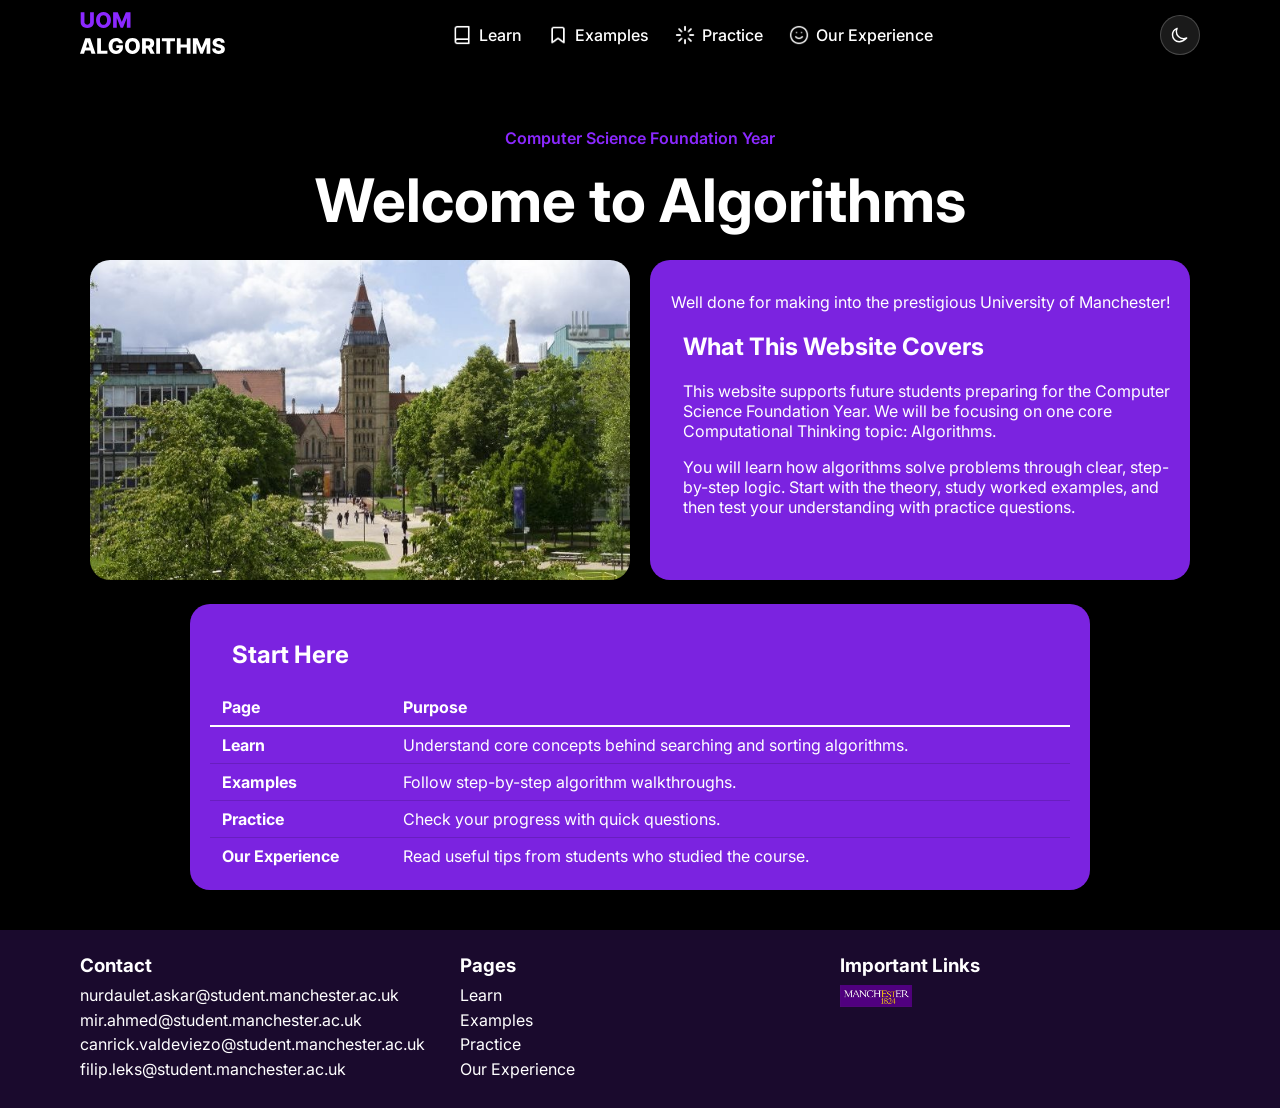
<file: index.html>
<!DOCTYPE html>
<html lang="en">
<head>
    <meta charset="UTF-8">
    <meta name="viewport" content="width=device-width, initial-scale=1.0">
    <title>Compsci10 - Main</title>
    <link rel="stylesheet" href="styles/style.css">
    <link href="https://fonts.googleapis.com/css2?family=Inter:wght@300;400;500;700;900&display=swap" rel="stylesheet">
    <link rel="icon" type="image/svg+xml" href="photos/UoM.svg">
</head>
<body>
    <nav class="navbar">
        <div class="nav-left">
            <a href="/index">
                <img class="brand-logo" src="photos/brand-logo.svg" data-icon-dark="photos/brand-logo.svg" data-icon-light="photos/brand-logo Ligth.svg" alt="Home">
            </a>
        </div>

        <div class="nav-links">
            <a href="/Learn">
                <img src="photos/BookDark.png" data-icon-dark="photos/BookDark.png" data-icon-light="photos/BookLight.png" alt="Learn">
                <div class="learn-class">Learn</div>
            </a>
            <a href="/Examples">
                <img src="photos/BookmarkDark.png" data-icon-dark="photos/BookmarkDark.png" data-icon-light="photos/BookmarkLight.png" alt="Examples">
                <div class="examples-class">Examples</div>
            </a>
            <a href="/Practice">
                <img src="photos/LoaderDark.png" data-icon-dark="photos/LoaderDark.png" data-icon-light="photos/LoaderLight.png" alt="Practice">
                <div class="practice-class">Practice</div>
            </a>
            <a href="/Our-Experience">
                <img src="photos/SmileDark.png" data-icon-dark="photos/SmileDark.png" data-icon-light="photos/SmileLigt.png" alt="Our Experience">
                <div class="experience-class">Our Experience</div>
            </a>
        </div>

        <button class="theme-toggle" type="button" aria-label="Toggle light and dark mode">
            <svg class="icon-moon" viewBox="0 0 24 24" fill="none" xmlns="http://www.w3.org/2000/svg" aria-hidden="true">
                <path d="M20 15.5C18.8 16.1 17.5 16.4 16.2 16.4C11.5 16.4 7.6 12.5 7.6 7.8C7.6 6.5 7.9 5.2 8.5 4C5.2 5.3 3 8.4 3 12C3 16.4 6.6 20 11 20C14.6 20 17.7 17.8 20 15.5Z" stroke="currentColor" stroke-width="1.7" stroke-linecap="round" stroke-linejoin="round"/>
            </svg>
            <svg class="icon-sun" viewBox="0 0 24 24" fill="none" xmlns="http://www.w3.org/2000/svg" aria-hidden="true">
                <circle cx="12" cy="12" r="4" stroke="currentColor" stroke-width="1.7"/>
                <path d="M12 3V5.5M12 18.5V21M3 12H5.5M18.5 12H21M5.6 5.6L7.4 7.4M16.6 16.6L18.4 18.4M18.4 5.6L16.6 7.4M7.4 16.6L5.6 18.4" stroke="currentColor" stroke-width="1.7" stroke-linecap="round"/>
            </svg>
        </button>
    </nav>

    <section class="hero">
        <p class="subtitle">Computer Science Foundation Year</p>
        <h1>Welcome to Algorithms</h1>

        <section class="home-intro-row">
            <div class="home-banner-wrap">
                <img class="home-banner-image" src="photos/Cs-banner-v2.jpg" alt="Image of university of manchester campus">
            </div>

            <section class="learn-description home-cover-box">
                <p>Well done for making into the prestigious University of Manchester!</p>
                <h2>What This Website Covers</h2>
                <p class="left-text">
                    This website supports future students preparing for the Computer Science Foundation Year.
                    We will be focusing on one core Computational Thinking topic: Algorithms.
                </p>
                <p class="left-text">
                    You will learn how algorithms solve problems through clear, step-by-step logic.
                    Start with the theory, study worked examples, and then test your understanding with practice questions.
                </p>
            </section>
        </section>

        <div class="card comparison-card">
            <h2>Start Here</h2>
            <table>
                <thead>
                    <tr>
                        <th>Page</th>
                        <th>Purpose</th>
                    </tr>
                </thead>
                <tbody>
                    <tr>
                        <td><a href="Learn.html">Learn</a></td>
                        <td>Understand core concepts behind searching and sorting algorithms.</td>
                    </tr>
                    <tr>
                        <td><a href="Examples.html">Examples</a></td>
                        <td>Follow step-by-step algorithm walkthroughs.</td>
                    </tr>
                    <tr>
                        <td><a href="Practice.html">Practice</a></td>
                        <td>Check your progress with quick questions.</td>
                    </tr>
                    <tr>
                        <td><a href="Our-Experience.html">Our Experience</a></td>
                        <td>Read useful tips from students who studied the course.</td>
                    </tr>
                </tbody>
            </table>
        </div>
    </section>

    <footer class="footer">
        <div class="footer-column">

            <h3>Contact</h3>
            <a href="mailto:nurdaulet.askar@student.manchester.ac.uk">nurdaulet.askar@student.manchester.ac.uk</a>
            <a href="mailto:mir.ahmed@student.manchester.ac.uk">mir.ahmed@student.manchester.ac.uk</a>
            <a href="mailto:canrick.valdeviezo@student.manchester.ac.uk">canrick.valdeviezo@student.manchester.ac.uk</a>
            <a href="mailto:filip.leks@student.manchester.ac.uk">filip.leks@student.manchester.ac.uk</a>
        </div>

        <div class="footer-column">
            <h3>Pages</h3>
            <a href="Learn.html">Learn</a>
            <a href="Examples.html">Examples</a>
            <a href="Practice.html">Practice</a>
            <a href="Our-Experience.html">Our Experience</a>
        </div>

        <div class="footer-column">
            <h3>Important Links</h3>
            <a href="https://www.manchester.ac.uk/study/undergraduate/courses/2026/12952/bsc-computer-science-with-an-integrated-foundation-year/" target="_blank" ><img src="photos\UodM.png" alt="University of Manchester" style="height: 20%; width: 20%;"></a>
        </div>
    </footer>
    <script src="scripts/theme-toggle.js"></script>
</body>
</html>
</file>
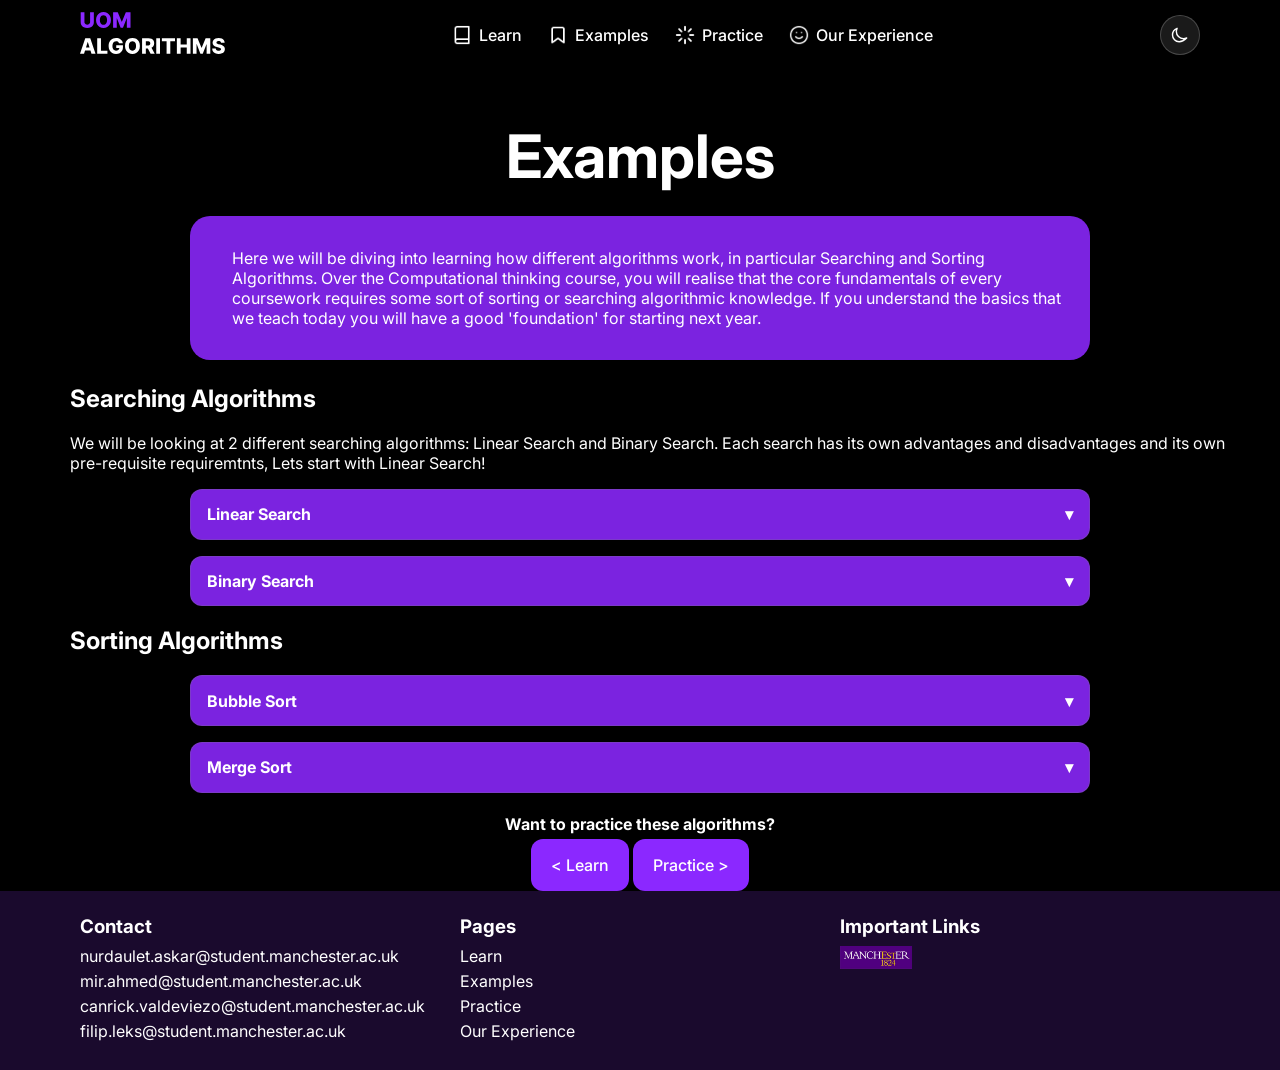
<file: Examples.html>
<!DOCTYPE html>
<html lang="en">
<head>
    <meta charset="UTF-8">
    <meta name="viewport" content="width=device-width, initial-scale=1.0">
    <title>Compsci10 - Examples</title>
    <link rel="stylesheet" href="styles/style.css">
    <link href="https://fonts.googleapis.com/css2?family=Inter:wght@300;400;500;700;900&display=swap" rel="stylesheet">
    <link rel="icon" type="image/svg+xml" href="photos/UoM.svg">
</head>
<body>

    <nav class="navbar">
        <div class="nav-left">
            <a href="/index">
                <img class="brand-logo" src="photos/brand-logo.svg" data-icon-dark="photos/brand-logo.svg" data-icon-light="photos/brand-logo Ligth.svg" alt="Home">
            </a>
        </div>

        <div class="nav-links">
            <a href="/Learn">
                <img src="photos/BookDark.png" data-icon-dark="photos/BookDark.png" data-icon-light="photos/BookLight.png" alt="Learn">
                <div class="learn-class">Learn</div>
            </a>
            <a href="/Examples">
                <img src="photos/BookmarkDark.png" data-icon-dark="photos/BookmarkDark.png" data-icon-light="photos/BookmarkLight.png" alt="Examples">
                <div class="examples-class">Examples</div>
            </a>
            <a href="/Practice">
                <img src="photos/LoaderDark.png" data-icon-dark="photos/LoaderDark.png" data-icon-light="photos/LoaderLight.png" alt="Practice">
                <div class="practice-class">Practice</div>
            </a>
            <a href="/Our-Experience">
                <img src="photos/SmileDark.png" data-icon-dark="photos/SmileDark.png" data-icon-light="photos/SmileLigt.png" alt="Our Experience">
                <div class="experience-class">Our Experience</div>
            </a>
        </div>

        <button class="theme-toggle" type="button" aria-label="Toggle light and dark mode">
            <svg class="icon-moon" viewBox="0 0 24 24" fill="none" xmlns="http://www.w3.org/2000/svg" aria-hidden="true">
                <path d="M20 15.5C18.8 16.1 17.5 16.4 16.2 16.4C11.5 16.4 7.6 12.5 7.6 7.8C7.6 6.5 7.9 5.2 8.5 4C5.2 5.3 3 8.4 3 12C3 16.4 6.6 20 11 20C14.6 20 17.7 17.8 20 15.5Z" stroke="currentColor" stroke-width="1.7" stroke-linecap="round" stroke-linejoin="round"/>
            </svg>
            <svg class="icon-sun" viewBox="0 0 24 24" fill="none" xmlns="http://www.w3.org/2000/svg" aria-hidden="true">
                <circle cx="12" cy="12" r="4" stroke="currentColor" stroke-width="1.7"/>
                <path d="M12 3V5.5M12 18.5V21M3 12H5.5M18.5 12H21M5.6 5.6L7.4 7.4M16.6 16.6L18.4 18.4M18.4 5.6L16.6 7.4M7.4 16.6L5.6 18.4" stroke="currentColor" stroke-width="1.7" stroke-linecap="round"/>
            </svg>
        </button>
    </nav>

    <section class="hero">
        <h1>Examples</h1>

        <section class="learn-description">
            <p class="left-text">
                Here we will be diving into learning how different algorithms work, in particular Searching and Sorting Algorithms. Over the Computational thinking course, you will realise that the core fundamentals of every coursework requires some sort of sorting or searching algorithmic knowledge. If you understand the basics that we teach today you will have a good 'foundation' for starting next year.
            </p>
        </section>

        
        <h2>Searching Algorithms</h2>
        <p class="left-text">
            We will be looking at 2 different searching algorithms: Linear Search and Binary Search. Each search has its own advantages and disadvantages and its own pre-requisite requiremtnts, Lets start with Linear Search!
        </p>
        <details class="algo-dropdown">        
            <summary>Linear Search</summary>
            <p class="left-text">
                Linear Search is one of the simplest searching algorithms. It works by checking each element in a list until it finds the target value or reaches the end of the list. Lets go through an example!
            </p>

            <div class="step">
                <strong>Say your given a list of numbers and a target value:</strong>
            </div>
            <p style="text-align: center; font-weight: bold; ">[5, 2, 8, 1, 9]</p>
            <p style="text-align: center; font-weight: bold; ">Target: 8</p>

            <div class="step">
                <strong>Step 1:</strong> Start from the first element at index 0 and compare it with the target value
            </div>
            <p style="text-align: center; font-weight: bold; ">[<span style="color: red;">5</span>, 2, 8, 1, 9]</p>
            <p>Is 5 = 8? No.</p>


            <div class="step">
                <strong>Step 3:</strong> Move to the next element at index 1 and compare it with the target value
            </div>
            <p style="text-align: center; font-weight: bold; ">[5, <span style="color: red;">2</span>, 8, 1, 9]</p>
            <p>Is 2 = 8? No.</p>

            <div class="step">
                <strong>Step 4:</strong> Move to the next element at index 2 and compare it with the target value
            </div>
            <p style="text-align: center; font-weight: bold; ">[5, 2, <span style="color: red;">8</span>, 1, 9]</p>
            <p>Is 8 = 8? <span style="font-weight: bold; color: green;">Yes!</span></p>
            <p class="left-text">
                So we found our target value at index 2 after only 3 comparisons! not bad but lets look at a bigger list and see how it performs.
            </p>

            <div class="step">
                <strong style="color: red;">Say your given a large list of numbers and a target value:</strong>
            </div>
            <table style="font-weight: bold;margin-left: auto; margin-right: auto;">
                <tr>
                    <td>[1, 2, 4, 8, 3, 83, 2, 3, 94, 9, 22, 84, 93, 3</td>
                </tr>
                <tr>
                    <td>89, 3, 2, 1, 38, 4, 30, 4, 2, 3, 5, 34, 23, 2</td>
                </tr>
                <tr>
                    <td>54, 4, 54, 2, 32, 5, 6, 34,..., 23, 3, 2, 1, 99, 3]</td>
                </tr>
            </table>
            <p style="text-align: center; font-weight: bold; ">Target: 99</p>
            <p class="left-text">
                In this example we can see that if you were to use linear search, you would have to check every single element in the list until you find the target value at the very end, proving why it is very inefficient for large lists. This is where Binary Search comes in!
            </p>
        </details>
        <details class="algo-dropdown open" >
            <summary>Binary Search</summary>
            <p class="left-text">
                Binary Search is a more efficient searching algorithm that works <strong>only</strong> on sorted lists. It repeatedly divides the search interval in half until it finds the target value or determines that it is not present. Lets go through an example!
            </p>
            <div class="step">
                <strong>Say your given a sorted list of numbers and a target value:</strong>
            </div>
            <p style="text-align: center; font-weight: bold; ">[1, 2, 3, 4, 5, 6, 7, 8, 9, 10]</p>
            <p style="text-align: center; font-weight: bold; ">Target: 7</p>
            <div class="step">
                <strong>Step 1:</strong> Start with two pointers, one at the beginning of the list and one at the end of the list. Use these to determine the middle element of the list and compare it with the target value
            </div>
            <p style="text-align: center; font-weight: bold; ">[<span style="color: red;">1</span>, 2, 3, 4, <span style="color: rgb(33, 194, 248);">5</span>, 6, 7, 8, 9, <span style="color: red;">10</span>]</p>
            <p>since there are 10 elements and 9 indexes, the middle element is at index 4 or element 5, which is 5.</p>
            <p>Is the target value 7 less than, greater than, or equal to the middle element (5)?</p>
            <p>7 is greater than 5.</p>
        
            <div class="step">
                <strong>Step 2:</strong> Since 7 is greater than 5, we can eliminate the left half of the list and move the left pointer to the middle element + 1
            </div>
            <p style="text-align: center; font-weight: bold; ">[<span style="color: red;">6</span>, 7, <span style="color: rgb(33, 194, 248);">8</span>, 9, <span style="color: red;">10</span>]</p>
            <p>Is the target value 7 less than, greater than, or equal to the middle element (8)? </p>
            <p>7 is less than 8.</p>
        
            <div class="step">
                <strong>Step 3:</strong> Since 7 is less than 8, we can eliminate the right half of the list and move the right pointer to the middle element - 1
            </div>
            <p style="text-align: center; font-weight: bold;">[<span style="color: red;">6</span>, <span style="color: rgb(33, 194, 248);">7</span>]</p>
            </p>
            <p>Is the target value 7 less than, greater than, or equal to the middle element (7)? 7 is equal to 7 therefore we eliminate the left half of the list and found our target!.</p>
            <p class="left-text">
                So we found our target value at index 6 after only 3 comparisons! This is much more efficient than linear search for large sorted lists.
            </p>
        </details>

        <h2>Sorting Algorithms</h2>
        <details class="algo-dropdown open">
            <summary>Bubble Sort</summary>
            <p class="left-text">
                Bubble Sort is a simple sorting algorithm that repeatedly steps through a list, compares adjacent elements and swaps them if they are in the wrong order. The pass through the list is repeated <strong>until</strong> the list is sorted.
            </p>

            <div class="step">
                <strong>Say your given an unsorted list of numbers and you are asked to sort them in ascending order :</strong>
            </div>
            <p style="text-align: center; font-weight: bold; ">[3, 23, 9, 1, 8]</p>

            <div class="step">
                <strong>Step 1:</strong> Start from the first element at index 0 and compare it with the adjacent element at index 1. If the current element is greater than the adjacent element, swap them.
            </div>
            <p style="text-align: center; font-weight: bold; ">[<span style="color: red;">3</span>, <span style="color: rgb(33, 194, 248);">23</span>, 9, 1, 8]</p>
            <p>Is 3 > 23?</p>
             <p>No. leave it as is.</p>


            <div class="step">
                <strong>Step 3:</strong> Move to the next element at index 1 and compare it with the adjacent index (2). If the current element is greater than the adjacent element, swap them.
            </div>
            <p style="text-align: center; font-weight: bold; ">[3, <span style="color: red;">23</span>, <span style="color: rgb(33, 194, 248);">9</span>, 1, 8]</p>
            <p>Is 23 > 1?</p>
            <p>Yes. Swap them.</p>
            <p style="text-align: center; font-weight: bold; ">[3, 9, 23, 1, 8]</p>
            

            <div class="step">
                <strong>Step 4:</strong> now compare the element at index 2 with the adjacent element at index 3. If the current element is greater than the adjacent element, swap them.
            </div>
            <p style="text-align: center; font-weight: bold; ">[3, 9, <span style="color: red;">23</span>, <span style="color: rgb(33, 194, 248);">1</span>, 8]</p>
            <p>Is 23 > 1?</p>
            <p>Yes. Swap them.</p>
            <p style="text-align: center; font-weight: bold; ">[3, 9, 1, 23, 8]</p>

            <div class="step">
                <strong>Step 5:</strong> now compare the element at index 3 with the adjacent element at index 4. If the current element is greater than the adjacent element, swap them.
            </div>
            <p style="text-align: center; font-weight: bold; ">[3, 9, 1, <span style="color: red;">23</span>, <span style="color: rgb(33, 194, 248);">8</span>]</p>
            <p>Is 23 > 8?</p>
            <p>Yes. Swap them.</p>
            <p style="text-align: center; font-weight: bold; ">[3, 9, 1, 8, 23]</p>

            <div class="step">
                <strong>We have completed the first pass through the list and the largest element (23) is now at the end of the list. We repeat this process for the remaining unsorted portion of the list until it is fully sorted.</strong>
            </div>
            <p>Second Pass:</p>
            <p style="text-align: center; font-weight: bold; ">[3, 9, 1, 8, 23]</p>
            <p style="text-align: center; font-weight: bold; ">[3, 1, 9, 8, 23]</p>
            <p style="text-align: center; font-weight: bold; ">[3, 1, 8, 9, 23]</p>
            <p>Third Pass:</p>
            <p style="text-align: center; font-weight: bold; ">[1, 3, 8, 9, 23]</p>
        </details>

        <details class="algo-dropdown open">
            <summary>Merge Sort</summary>
            <p class="left-text">
                Merge Sort is a divide-and-conquer algorithm that divides the input array into two halves, calls itself for the two halves, and then merges the two sorted halves.
            </p>

            <div class="step">
                <strong>Say your given an unsorted list of numbers and you are asked to sort them in ascending order :</strong>
            </div>
            <p style="text-align: center; font-weight: bold; ">[3, 23, 9, 10, 5, 1, 8, 12]</p>

            <div class="step">
                <strong>Step 1:</strong> We divide the list into two halves until we have sublists of single elements. 
                
            </div>
            <p>So we divide the list into [3, 23, 9, 10] and [5, 1, 8, 12]. We then divide those lists into [3], [23], [9], [10] and [5], [1], [8], [12].</p>
            <p style="text-align: center; font-weight: bold; ">[3, 23, 9, 10, 5, 1, 8, 12]</p>
            <p style="text-align: center; font-weight: bold; ">[3, 23, 9, 10] [5, 1, 8, 12]</p>
            <p style="text-align: center; font-weight: bold; ">{ [3], [23] } { [9], [10] } , { [5], [1] } { [8], [12] }</p>


            <div class="step">
                <strong>Step 3:</strong> Now in each pair, sort  the two elements and merge with the adjacent sorted pair and repeat until we have a single sorted list.
            </div>
            <p>So we compare 3 and 23, add 3 to the merged list, then compare 23 and 9, add 9 to the merged list, then compare 23 and 10, add 10 to the merged list, then add 23 to the merged list. We do the same for the other half of the list and then merge those two sorted halves together.</p>
            <p style="text-align: center; font-weight: bold; ">{ [3], [23] } { [9], [10] } , { [1], [5] } { [8], [12] }</p>
            <p style="text-align: center; font-weight: bold; ">{ [3, 9, 10, 23] }, { [1, 5, 8, 12] }</p>
            <p style="text-align: center; font-weight: bold; ">[1, 3, 5, 8, 9, 10, 12, 23]</p>

            <div class="step"> 
                <strong>Merge Sort is more efficient than Bubble Sort for larger lists, with a time complexity of O(n log n) compared to O(n^2) for Bubble Sort.</strong>
            </div>
        </details>
        <div class="learn-box">
            <h4>Want to practice these algorithms?</h4>
            <a href="Learn.html" class="learn-button"> < Learn</a>
            <a href="Practice.html" class="learn-button"> Practice > </a>
        </div>
    </section>

    <footer class="footer">
        <div class="footer-column">

            <h3>Contact</h3>
            <a href="mailto:nurdaulet.askar@student.manchester.ac.uk">nurdaulet.askar@student.manchester.ac.uk</a>
            <a href="mailto:mir.ahmed@student.manchester.ac.uk">mir.ahmed@student.manchester.ac.uk</a>
            <a href="mailto:canrick.valdeviezo@student.manchester.ac.uk">canrick.valdeviezo@student.manchester.ac.uk</a>
            <a href="mailto:filip.leks@student.manchester.ac.uk">filip.leks@student.manchester.ac.uk</a>
        </div>

        <div class="footer-column">
            <h3>Pages</h3>
            <a href="Learn.html">Learn</a>
            <a href="Examples.html">Examples</a>
            <a href="Practice.html">Practice</a>
            <a href="Our-Experience.html">Our Experience</a>
        </div>

        <div class="footer-column">
            <h3>Important Links</h3>
            <a href="https://www.manchester.ac.uk/study/undergraduate/courses/2026/12952/bsc-computer-science-with-an-integrated-foundation-year/" target="_blank" ><img src="photos\UodM.png" alt="University of Manchester" style="height: 20%; width: 20%;"></a>
        </div>
    </footer>
    <script src="scripts/theme-toggle.js"></script>
</body>
</html>
</file>
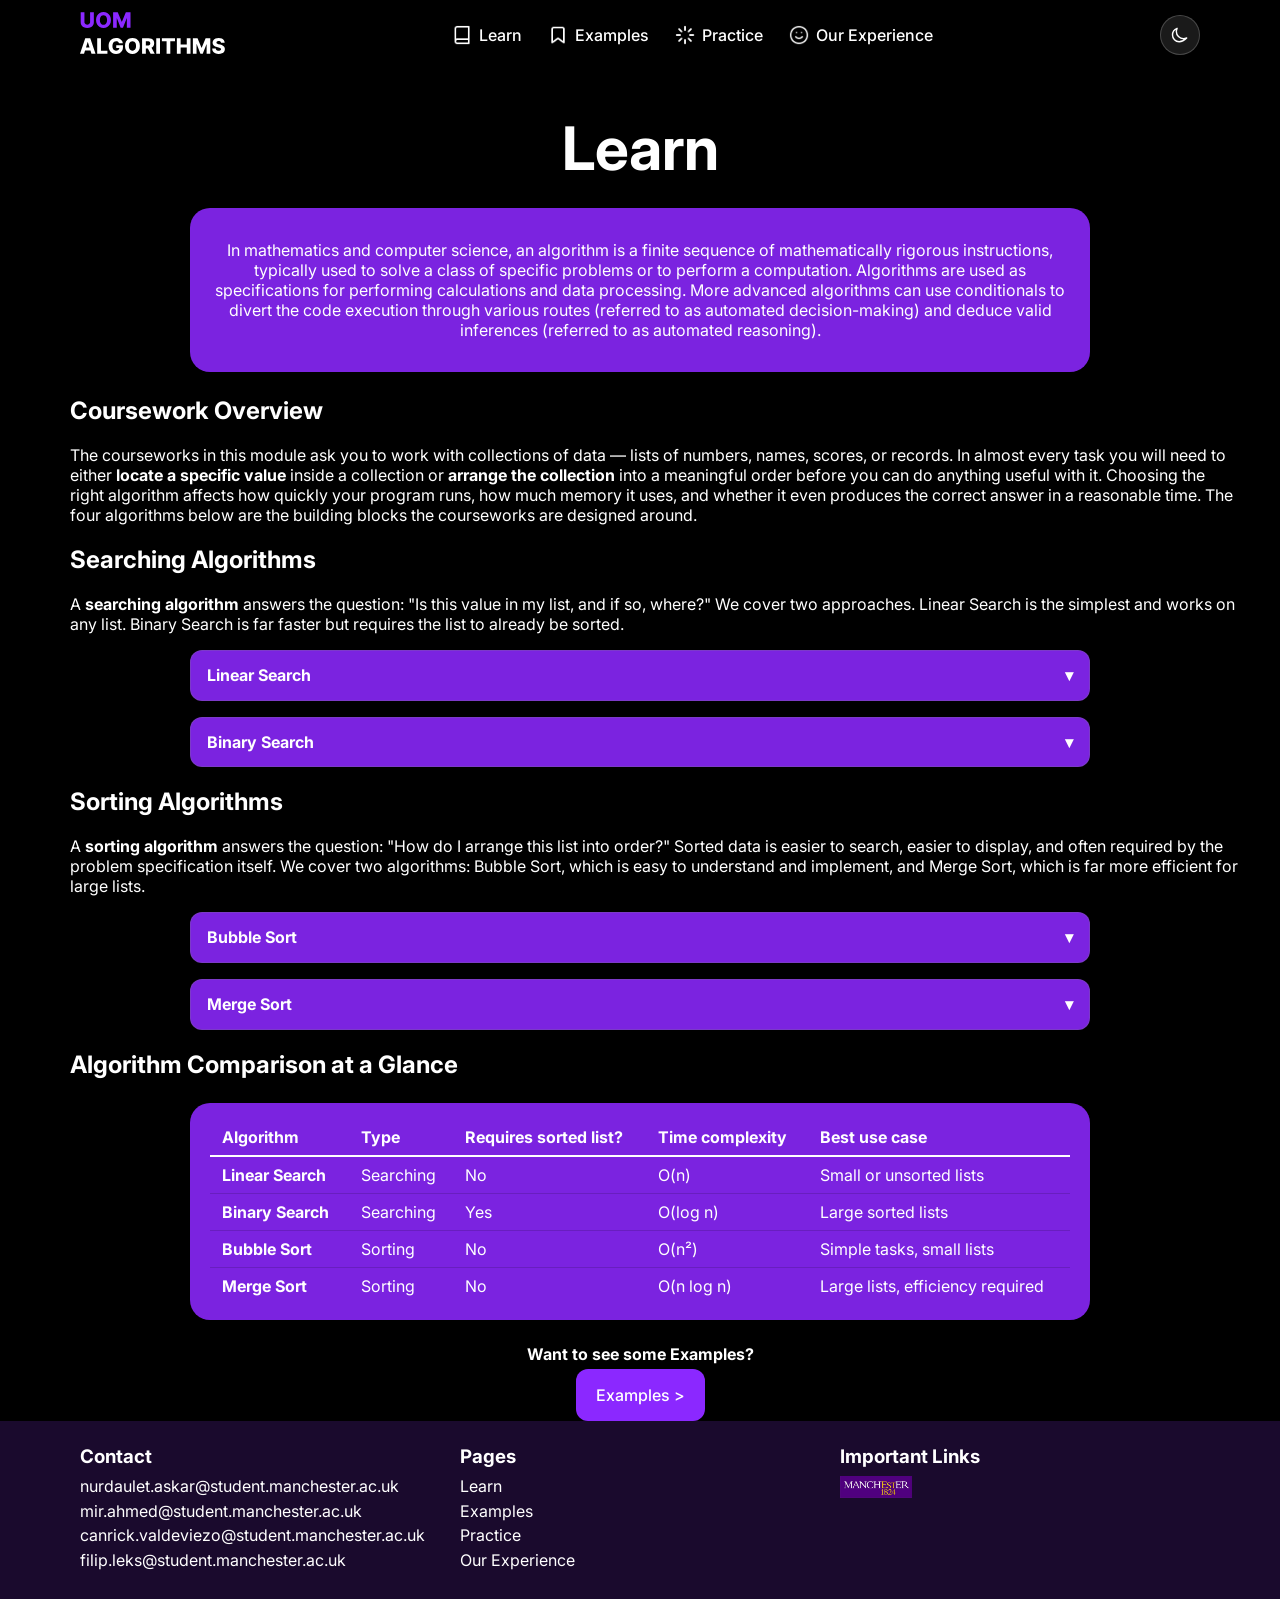
<file: Learn.html>
<!DOCTYPE html>
<html lang="en">
<head>
    <meta charset="UTF-8">
    <meta name="viewport" content="width=device-width, initial-scale=1.0">
    <title>Compsci10 - Learn</title>
    <link rel="stylesheet" href="styles/style.css">
    <link href="https://fonts.googleapis.com/css2?family=Inter:wght@300;400;500;700;900&display=swap" rel="stylesheet">
    <link rel="icon" type="image/svg+xml" href="photos/UoM.svg">
</head>
<body>
    <nav class="navbar">
        <div class="nav-left">
            <a href="/index">
                <img class="brand-logo" src="photos/brand-logo.svg" data-icon-dark="photos/brand-logo.svg" data-icon-light="photos/brand-logo Ligth.svg" alt="Home">
            </a>
        </div>

        <div class="nav-links">
            <a href="/Learn">
                <img src="photos/BookDark.png" data-icon-dark="photos/BookDark.png" data-icon-light="photos/BookLight.png" alt="Learn">
                <div class="learn-class">Learn</div>
            </a>
            <a href="/Examples">
                <img src="photos/BookmarkDark.png" data-icon-dark="photos/BookmarkDark.png" data-icon-light="photos/BookmarkLight.png" alt="Examples">
                <div class="examples-class">Examples</div>
            </a>
            <a href="/Practice">
                <img src="photos/LoaderDark.png" data-icon-dark="photos/LoaderDark.png" data-icon-light="photos/LoaderLight.png" alt="Practice">
                <div class="practice-class">Practice</div>
            </a>
            <a href="/Our-Experience">
                <img src="photos/SmileDark.png" data-icon-dark="photos/SmileDark.png" data-icon-light="photos/SmileLigt.png" alt="Our Experience">
                <div class="experience-class">Our Experience</div>
            </a>
        </div>

        <button class="theme-toggle" type="button" aria-label="Toggle light and dark mode">
            <svg class="icon-moon" viewBox="0 0 24 24" fill="none" xmlns="http://www.w3.org/2000/svg" aria-hidden="true">
                <path d="M20 15.5C18.8 16.1 17.5 16.4 16.2 16.4C11.5 16.4 7.6 12.5 7.6 7.8C7.6 6.5 7.9 5.2 8.5 4C5.2 5.3 3 8.4 3 12C3 16.4 6.6 20 11 20C14.6 20 17.7 17.8 20 15.5Z" stroke="currentColor" stroke-width="1.7" stroke-linecap="round" stroke-linejoin="round"/>
            </svg>
            <svg class="icon-sun" viewBox="0 0 24 24" fill="none" xmlns="http://www.w3.org/2000/svg" aria-hidden="true">
                <circle cx="12" cy="12" r="4" stroke="currentColor" stroke-width="1.7"/>
                <path d="M12 3V5.5M12 18.5V21M3 12H5.5M18.5 12H21M5.6 5.6L7.4 7.4M16.6 16.6L18.4 18.4M18.4 5.6L16.6 7.4M7.4 16.6L5.6 18.4" stroke="currentColor" stroke-width="1.7" stroke-linecap="round"/>
            </svg>
        </button>
    </nav>

    <main>
        <section class="hero">
            <h1>Learn</h1>

            <div class="card">
                <p>
                    In mathematics and computer science, an algorithm is a finite sequence of mathematically rigorous instructions, typically used to solve a class of specific problems or to perform a computation. Algorithms are used as specifications for performing calculations and data processing. More advanced algorithms can use conditionals to divert the code execution through various routes (referred to as automated decision-making) and deduce valid inferences (referred to as automated reasoning). 
                </p>
            </div>

            <h2>Coursework Overview</h2>
            <p class="left-text">
                The courseworks in this module ask you to work with collections of data — lists of numbers, names, scores,
                or records. In almost every task you will need to either <strong>locate a specific value</strong> inside
                a collection or <strong>arrange the collection</strong> into a meaningful order before you can do anything
                useful with it. Choosing the right algorithm affects how quickly your program runs, how much memory it uses,
                and whether it even produces the correct answer in a reasonable time. The four algorithms below are the
                building blocks the courseworks are designed around.
            </p>

            <h2>Searching Algorithms</h2>
            <p class="left-text">
                A <strong>searching algorithm</strong> answers the question: "Is this value in my list, and if so, where?"
                We cover two approaches. Linear Search is the simplest and works on any list. Binary Search is far faster
                but requires the list to already be sorted.
            </p>

            <details class="algo-dropdown" >
                <summary>Linear Search</summary>
                <h3 style="padding-left:0;">Core Idea</h3>
                <p>
                    Linear Search scans every element of a list from the beginning until it either finds the target or
                    exhausts the list. There is no trick — it is a plain left-to-right sweep.
                </p>

                <div class="step">
                    <strong>Coursework relevance:</strong> When data is unsorted (e.g. raw user input, an unordered
                    database result), Linear Search is often the only correct option. Many first-year courseworks give
                    you an unsorted list and ask you to count, find, or filter values — Linear Search handles all of these.
                </div>

                <h3 style="padding-left:0;">Key Properties</h3>
                <ul>
                    <li><strong>Pre-requisite:</strong> None — works on any list, sorted or unsorted.</li>
                    <li><strong>Best case:</strong> The target is the very first element — only 1 comparison needed.</li>
                    <li><strong>Worst case:</strong> The target is last, or not present — the algorithm checks every element.</li>
                    <li><strong>Time complexity:</strong> O(n) — performance scales linearly with list size.</li>
                    <li><strong>Practical rule:</strong> Fine for small lists; becomes slow on lists of thousands of items.</li>
                </ul>

                <div class="step">
                    <strong>Mental model:</strong> Imagine looking for a specific card in a shuffled deck by flipping
                    through every card one at a time. Simple, but possibly slow.
                </div>
            </details>

            <details class="algo-dropdown" >
                <summary>Binary Search</summary>
                <h3 style="padding-left:0;">Core Idea</h3>
                <p>
                    Binary Search exploits the fact that a sorted list has a known structure. Instead of checking elements
                    one by one, it looks at the <em>middle</em> element and immediately discards half the list based on
                    whether the target is smaller or larger. It repeats this halving process until the target is found or
                    the search space collapses to zero.
                </p>

                <div class="step">
                    <strong>Coursework relevance:</strong> Courseworks that involve sorted data — ordered scoreboards,
                    alphabetical name lists, ranked results — reward using Binary Search. When a task asks you to
                    "efficiently find" a value, Binary Search is usually the expected answer.
                </div>

                <h3 style="padding-left:0;">Key Properties</h3>
                <ul>
                    <li><strong>Pre-requisite:</strong> The list <em>must</em> be sorted before you start.</li>
                    <li><strong>Best case:</strong> The target is the middle element on the first check — 1 comparison.</li>
                    <li><strong>Worst case:</strong> The list is repeatedly halved until one element remains.</li>
                    <li><strong>Time complexity:</strong> O(log n) — doubling the list size adds only one extra comparison.</li>
                    <li><strong>Practical rule:</strong> Dramatically faster than Linear Search on large sorted lists.</li>
                </ul>

                <div class="step">
                    <strong>Mental model:</strong> Think of searching for a word in a dictionary. You open to the middle,
                    decide which half contains your word, open to the middle of that half, and repeat. You never read
                    every page.
                </div>
            </details>

            <h2>Sorting Algorithms</h2>
            <p class="left-text">
                A <strong>sorting algorithm</strong> answers the question: "How do I arrange this list into order?" Sorted
                data is easier to search, easier to display, and often required by the problem specification itself.
                We cover two algorithms: Bubble Sort, which is easy to understand and implement, and Merge Sort, which
                is far more efficient for large lists.
            </p>

            <details class="algo-dropdown">
                <summary>Bubble Sort</summary>
                <h3 style="padding-left:0;">Core Idea</h3>
                <p>
                    Bubble Sort makes repeated passes through the list. On each pass it compares neighbouring pairs of
                    elements and swaps them if they are in the wrong order. After the first pass, the largest value has
                    "bubbled" to the end. After the second pass, the second-largest is in place — and so on. The algorithm
                    stops when a complete pass produces no swaps, meaning the list is fully sorted.
                </p>

                <div class="step">
                    <strong>Coursework relevance:</strong> Bubble Sort is the algorithm most courseworks expect you to
                    implement from scratch first, because its logic maps almost directly to pseudocode. Tasks asking you
                    to sort a list of scores, names, or records in ascending or descending order are typically solved
                    with Bubble Sort at the foundation level.
                </div>

                <h3 style="padding-left:0;">Key Properties</h3>
                <ul>
                    <li><strong>Pre-requisite:</strong> None — works on any unsorted list.</li>
                    <li><strong>Best case:</strong> List is already sorted — one pass confirms it, no swaps performed.</li>
                    <li><strong>Worst case:</strong> List is in reverse order — maximum number of passes and swaps needed.</li>
                    <li><strong>Time complexity:</strong> O(n²) — for large lists, performance degrades rapidly.</li>
                    <li><strong>Practical rule:</strong> Straightforward to write and debug; too slow for very large datasets.</li>
                </ul>

                <div class="step">
                    <strong>Mental model:</strong> Imagine sorting a row of people by height. You walk along the row,
                    swap any two neighbours who are out of order, then walk back to the start and repeat until nobody
                    needs swapping.
                </div>
            </details>

            <details class="algo-dropdown">
                <summary>Merge Sort</summary>
                <h3 style="padding-left:0;">Core Idea</h3>
                <p>
                    Merge Sort uses a <em>divide-and-conquer</em> strategy. It repeatedly splits the list in half until
                    every sub-list contains only one element (a single element is trivially sorted). It then merges pairs
                    of sorted sub-lists back together in the correct order, building up to a fully sorted list. The merge
                    step is the key: combining two already-sorted halves into one sorted list is efficient and
                    straightforward.
                </p>

                <div class="step">
                    <strong>Coursework relevance:</strong> When a coursework deals with large datasets or asks you to
                    consider <em>efficiency</em>, Merge Sort is the right tool. It also appears in questions that ask you
                    to explain or trace a divide-and-conquer approach, and it is the conceptual basis for understanding
                    how professional sorting libraries work.
                </div>

                <h3 style="padding-left:0;">Key Properties</h3>
                <ul>
                    <li><strong>Pre-requisite:</strong> None — works on any unsorted list.</li>
                    <li><strong>Best case:</strong> O(n log n) — even a perfectly ordered list takes this many operations.</li>
                    <li><strong>Worst case:</strong> O(n log n) — performance is consistent regardless of initial order.</li>
                    <li><strong>Time complexity:</strong> O(n log n) — significantly faster than Bubble Sort on large lists.</li>
                    <li><strong>Trade-off:</strong> Requires extra memory for the temporary sub-lists during merging.</li>
                </ul>

                <div class="step">
                    <strong>Mental model:</strong> Imagine splitting a messy pile of numbered cards in half, then each
                    half again, until you have individual cards. Then merge pairs of cards into sorted pairs, pairs into
                    sorted groups of four, and so on — until the whole pile is sorted.
                </div>
            </details>

            <h2>Algorithm Comparison at a Glance</h2>
            <div class="card comparison-card">
                <table>
                    <thead>
                        <tr>
                            <th>Algorithm</th>
                            <th>Type</th>
                            <th>Requires sorted list?</th>
                            <th>Time complexity</th>
                            <th>Best use case</th>
                        </tr>
                    </thead>
                    <tbody>
                        <tr>
                            <td><strong>Linear Search</strong></td>
                            <td>Searching</td>
                            <td>No</td>
                            <td>O(n)</td>
                            <td>Small or unsorted lists</td>
                        </tr>
                        <tr>
                            <td><strong>Binary Search</strong></td>
                            <td>Searching</td>
                            <td>Yes</td>
                            <td>O(log n)</td>
                            <td>Large sorted lists</td>
                        </tr>
                        <tr>
                            <td><strong>Bubble Sort</strong></td>
                            <td>Sorting</td>
                            <td>No</td>
                            <td>O(n²)</td>
                            <td>Simple tasks, small lists</td>
                        </tr>
                        <tr>
                            <td><strong>Merge Sort</strong></td>
                            <td>Sorting</td>
                            <td>No</td>
                            <td>O(n log n)</td>
                            <td>Large lists, efficiency required</td>
                        </tr>
                    </tbody>
                </table>
            </div>
            <div class="learn-box">
                <h4>Want to see some Examples?</h4>
                <a href="examples.html" class="learn-button"> Examples > </a>
            </div>
        </section>
    </main>

    <footer class="footer">
        <div class="footer-column">

            <h3>Contact</h3>
            <a href="mailto:nurdaulet.askar@student.manchester.ac.uk">nurdaulet.askar@student.manchester.ac.uk</a>
            <a href="mailto:mir.ahmed@student.manchester.ac.uk">mir.ahmed@student.manchester.ac.uk</a>
            <a href="mailto:canrick.valdeviezo@student.manchester.ac.uk">canrick.valdeviezo@student.manchester.ac.uk</a>
            <a href="mailto:filip.leks@student.manchester.ac.uk">filip.leks@student.manchester.ac.uk</a>
        </div>

        <div class="footer-column">
            <h3>Pages</h3>
            <a href="Learn.html">Learn</a>
            <a href="Examples.html">Examples</a>
            <a href="Practice.html">Practice</a>
            <a href="Our-Experience.html">Our Experience</a>
        </div>

        <div class="footer-column">
            <h3>Important Links</h3>
            <a href="https://www.manchester.ac.uk/study/undergraduate/courses/2026/12952/bsc-computer-science-with-an-integrated-foundation-year/" target="_blank" ><img src="photos\UodM.png" alt="University of Manchester" style="height: 20%; width: 20%;"></a>
        </div>
    </footer>
</body>
<script src="scripts/theme-toggle.js"></script>
</html>
</file>
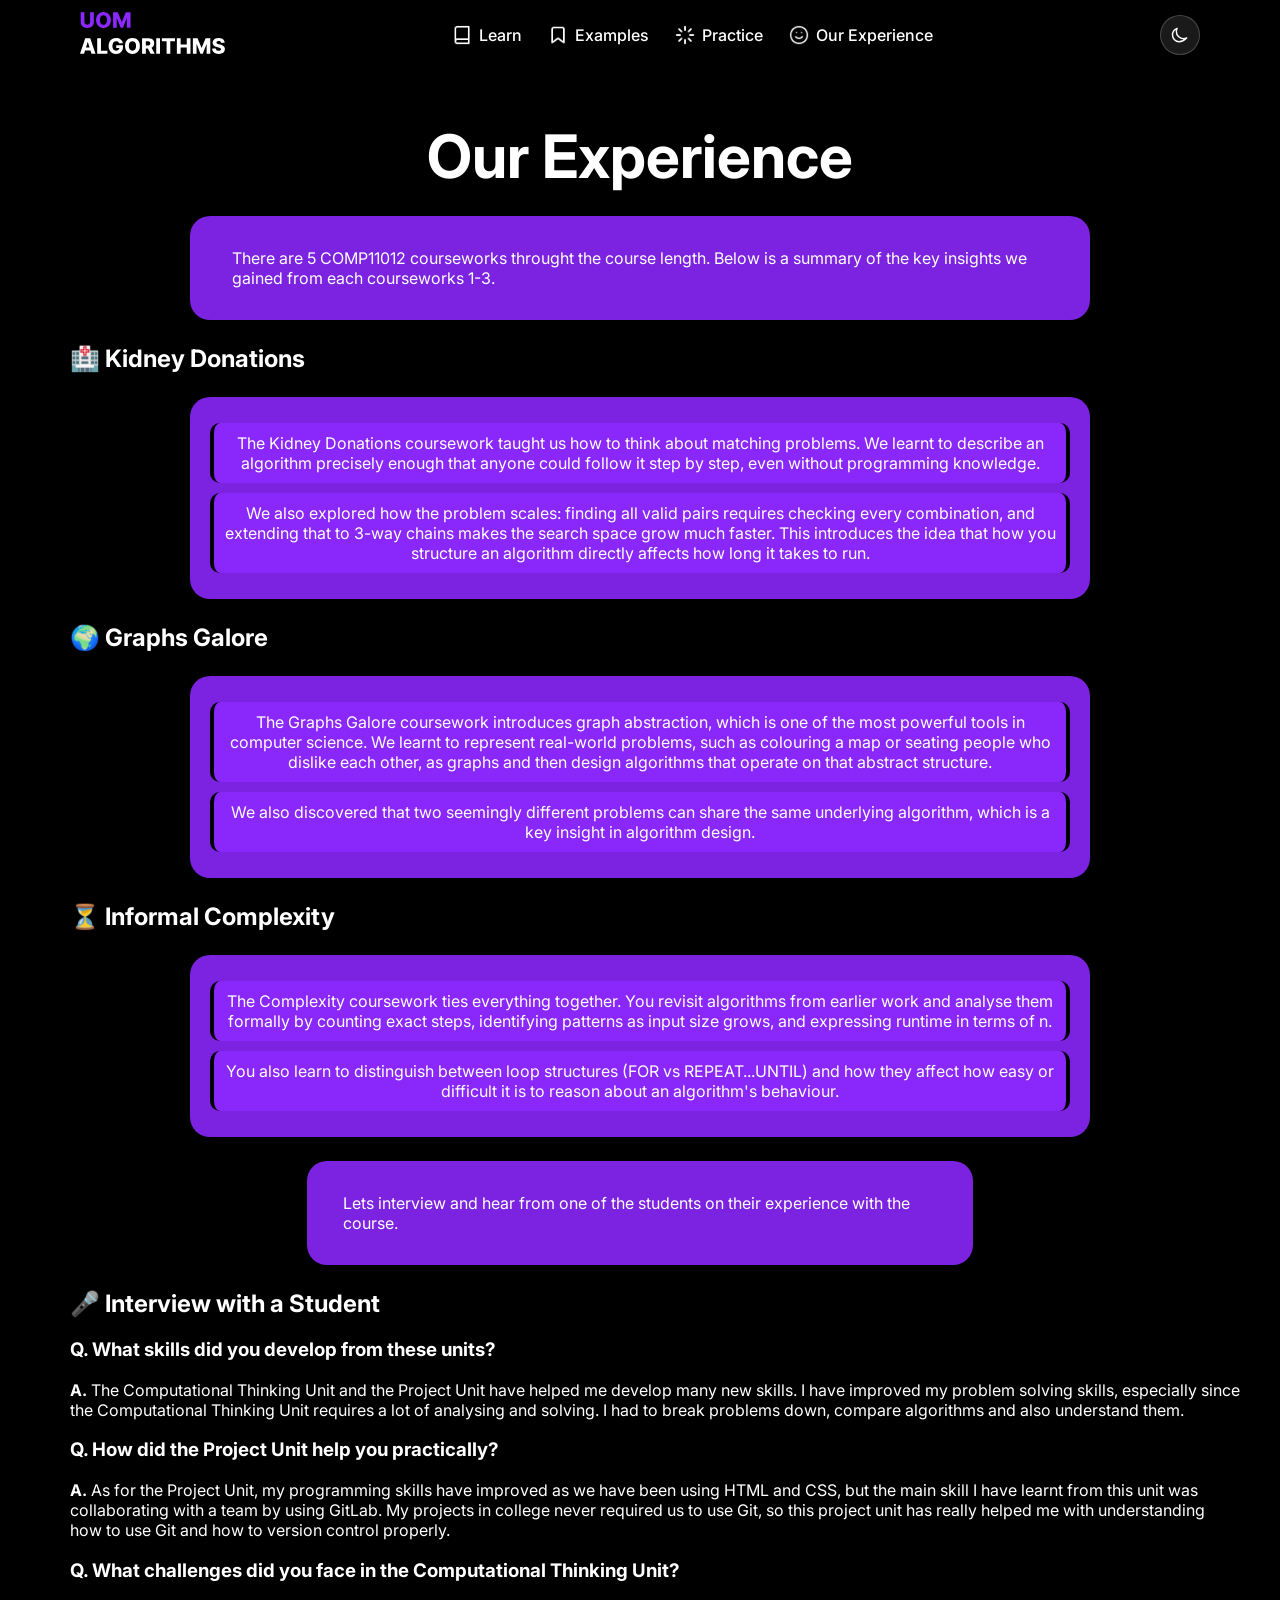
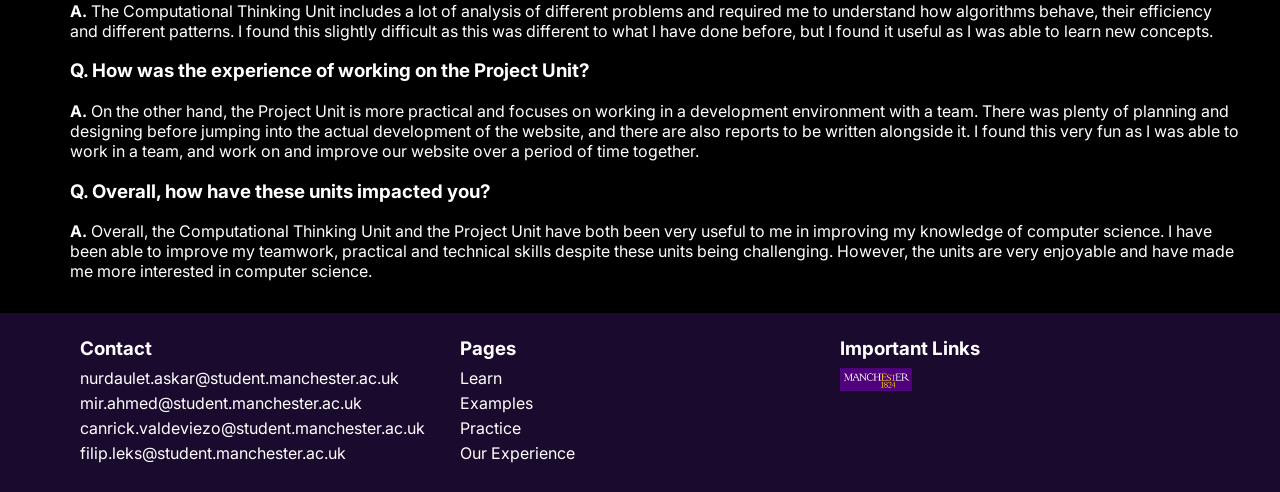
<file: Our-Experience.html>
<!DOCTYPE html>
<html lang="en">
<head>
    <meta charset="UTF-8">
    <meta name="viewport" content="width=device-width, initial-scale=1.0">
    <title>Compsci10 - Experience</title>
    <link rel="stylesheet" href="styles/style.css">
    <link rel="preconnect" href="https://fonts.googleapis.com">
    <link href="https://fonts.googleapis.com/css2?family=Inter:wght@300;400;500;700;900&display=swap" rel="stylesheet">
    <link rel="icon" type="image/svg+xml" href="photos/UoM.svg">
</head>
<body>

    <nav class="navbar">
        <div class="nav-left">
            <a href="/index">
                <img class="brand-logo" src="photos/brand-logo.svg" data-icon-dark="photos/brand-logo.svg" data-icon-light="photos/brand-logo Ligth.svg" alt="Home">
            </a>
        </div>

        <div class="nav-links">
            <a href="/Learn">
                <img src="photos/BookDark.png" data-icon-dark="photos/BookDark.png" data-icon-light="photos/BookLight.png" alt="Learn">
                <div class="learn-class">Learn</div>
            </a>
            <a href="/Examples">
                <img src="photos/BookmarkDark.png" data-icon-dark="photos/BookmarkDark.png" data-icon-light="photos/BookmarkLight.png" alt="Examples">
                <div class="examples-class">Examples</div>
            </a>
            <a href="/Practice">
                <img src="photos/LoaderDark.png" data-icon-dark="photos/LoaderDark.png" data-icon-light="photos/LoaderLight.png" alt="Practice">
                <div class="practice-class">Practice</div>
            </a>
            <a href="/Our-Experience">
                <img src="photos/SmileDark.png" data-icon-dark="photos/SmileDark.png" data-icon-light="photos/SmileLigt.png" alt="Our Experience">
                <div class="experience-class">Our Experience</div>
            </a>
        </div>

        <button class="theme-toggle" type="button" aria-label="Toggle light and dark mode">
            <svg class="icon-moon" viewBox="0 0 24 24" fill="none" xmlns="http://www.w3.org/2000/svg" aria-hidden="true">
                <path d="M20 15.5C18.8 16.1 17.5 16.4 16.2 16.4C11.5 16.4 7.6 12.5 7.6 7.8C7.6 6.5 7.9 5.2 8.5 4C5.2 5.3 3 8.4 3 12C3 16.4 6.6 20 11 20C14.6 20 17.7 17.8 20 15.5Z" stroke="currentColor" stroke-width="1.7" stroke-linecap="round" stroke-linejoin="round"/>
            </svg>
            <svg class="icon-sun" viewBox="0 0 24 24" fill="none" xmlns="http://www.w3.org/2000/svg" aria-hidden="true">
                <circle cx="12" cy="12" r="4" stroke="currentColor" stroke-width="1.7"/>
                <path d="M12 3V5.5M12 18.5V21M3 12H5.5M18.5 12H21M5.6 5.6L7.4 7.4M16.6 16.6L18.4 18.4M18.4 5.6L16.6 7.4M7.4 16.6L5.6 18.4" stroke="currentColor" stroke-width="1.7" stroke-linecap="round"/>
            </svg>
        </button>
    </nav>

    <main class="hero">
        <h1>Our Experience</h1>
        <div class="learn-description">
            <p class="left-text">
                There are 5 COMP11012 courseworks throught the course length. Below is a summary of the key insights we gained from each courseworks 1-3.
            </p>
        </div>


        <h2>🏥 Kidney Donations</h2>
        <div class="card">
            <div class="step">
                The Kidney Donations coursework taught us how to think about matching problems. We learnt to describe an algorithm precisely enough that anyone could follow it step by step, even without programming knowledge.
            </div>
            <div class="step">
            We also explored how the problem scales: finding all valid pairs requires checking every combination, and extending that to 3-way chains makes the search space grow much faster. This introduces the idea that how you structure an algorithm directly affects how long it takes to run.
            </div>
        </div>

        <h2>🌍 Graphs Galore </h2>
        <div class="card">
            <div class="step">
                The Graphs Galore coursework introduces graph abstraction, which is one of the most powerful tools in computer science. We learnt to represent real-world problems, such as colouring a map or seating people who dislike each other, as graphs and then design algorithms that operate on that abstract structure.
            </div>
            <div class="step">
                We also discovered that two seemingly different problems can share the same underlying algorithm, which is a key insight in algorithm design.
            </div>
        </div>

        <h2>⏳ Informal Complexity </h2>
        <div class="card">
            <div class="step">
                The Complexity coursework ties everything together. You revisit algorithms from earlier work and analyse them formally by counting exact steps, identifying patterns as input size grows, and expressing runtime in terms of n.
            </div>
            <div class="step">
                You also learn to distinguish between loop structures (FOR vs REPEAT...UNTIL) and how they affect how easy or difficult it is to reason about an algorithm's behaviour.
            </div>
        </div>

        <div class="learn-description">
            <p class="left-text">
                Lets interview and hear from one of the students on their experience with the course.    
            </p>
        </div>

        <h2>🎤 Interview with a Student</h2>
        <h3 class="left-text">Q. What skills did you develop from these units?</h3>
        <p class="left-text"><strong>A.</strong> The Computational Thinking Unit and the Project Unit have helped me develop many new skills. I have improved my problem solving skills, especially since the Computational Thinking Unit requires a lot of analysing and solving. I had to break problems down, compare algorithms and also understand them.</p>
       
        <h3 class="left-text">Q. How did the Project Unit help you practically?</h3>
        <p class="left-text"><strong>A.</strong> As for the Project Unit, my programming skills have improved as we have been using HTML and CSS, but the main skill I have learnt from this unit was collaborating with a team by using GitLab. My projects in college never required us to use Git, so this project unit has really helped me with understanding how to use Git and how to version control properly.</p>
        
        <h3 class="left-text">Q. What challenges did you face in the Computational Thinking Unit?</h3>
        <p class="left-text"><strong>A.</strong> The Computational Thinking Unit includes a lot of analysis of different problems and required me to understand how algorithms behave, their efficiency and different patterns. I found this slightly difficult as this was different to what I have done before, but I found it useful as I was able to learn new concepts.</p>
        
        <h3 class="left-text">Q. How was the experience of working on the Project Unit?</h3>
        <p class="left-text"><strong>A.</strong> On the other hand, the Project Unit is more practical and focuses on working in a development environment with a team. There was plenty of planning and designing before jumping into the actual development of the website, and there are also reports to be written alongside it. I found this very fun as I was able to work in a team, and work on and improve our website over a period of time together.</p>

        <h3 class="left-text">Q. Overall, how have these units impacted you?</h3>
        <p class="left-text"><strong>A.</strong> Overall, the Computational Thinking Unit and the Project Unit have both been very useful to me in improving my knowledge of computer science. I have been able to improve my teamwork, practical and technical skills despite these units being challenging. However, the units are very enjoyable and have made me more interested in computer science.</p>

    </main>

    <footer class="footer">
        <div class="footer-column">

            <h3>Contact</h3>
            <a href="mailto:nurdaulet.askar@student.manchester.ac.uk">nurdaulet.askar@student.manchester.ac.uk</a>
            <a href="mailto:mir.ahmed@student.manchester.ac.uk">mir.ahmed@student.manchester.ac.uk</a>
            <a href="mailto:canrick.valdeviezo@student.manchester.ac.uk">canrick.valdeviezo@student.manchester.ac.uk</a>
            <a href="mailto:filip.leks@student.manchester.ac.uk">filip.leks@student.manchester.ac.uk</a>
        </div>

        <div class="footer-column">
            <h3>Pages</h3>
            <a href="Learn.html">Learn</a>
            <a href="Examples.html">Examples</a>
            <a href="Practice.html">Practice</a>
            <a href="Our-Experience.html">Our Experience</a>
        </div>

        <div class="footer-column">
            <h3>Important Links</h3>
            <a href="https://www.manchester.ac.uk/study/undergraduate/courses/2026/12952/bsc-computer-science-with-an-integrated-foundation-year/" target="_blank" ><img src="photos\UodM.png" alt="University of Manchester" style="height: 20%; width: 20%;"></a>
        </div>
    </footer>
    <script src="scripts/theme-toggle.js"></script>
</body>
</html>
</file>
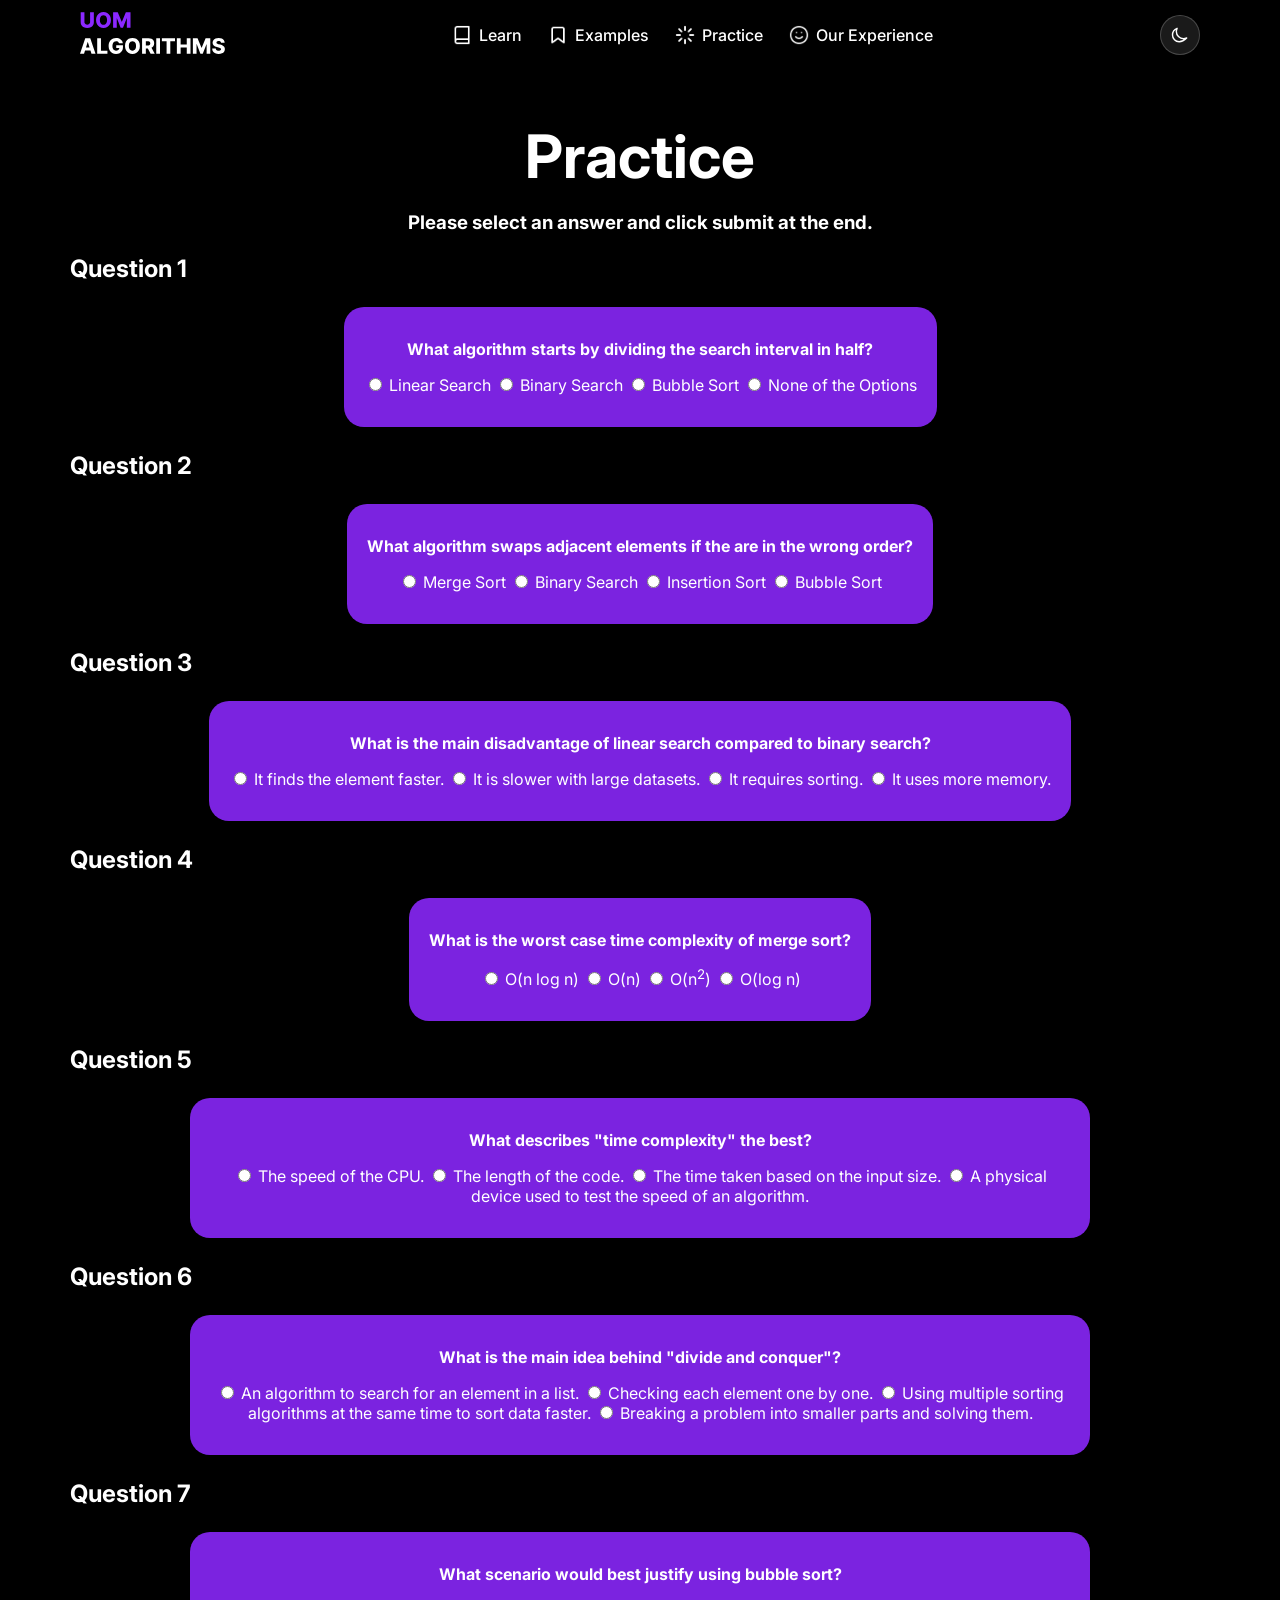
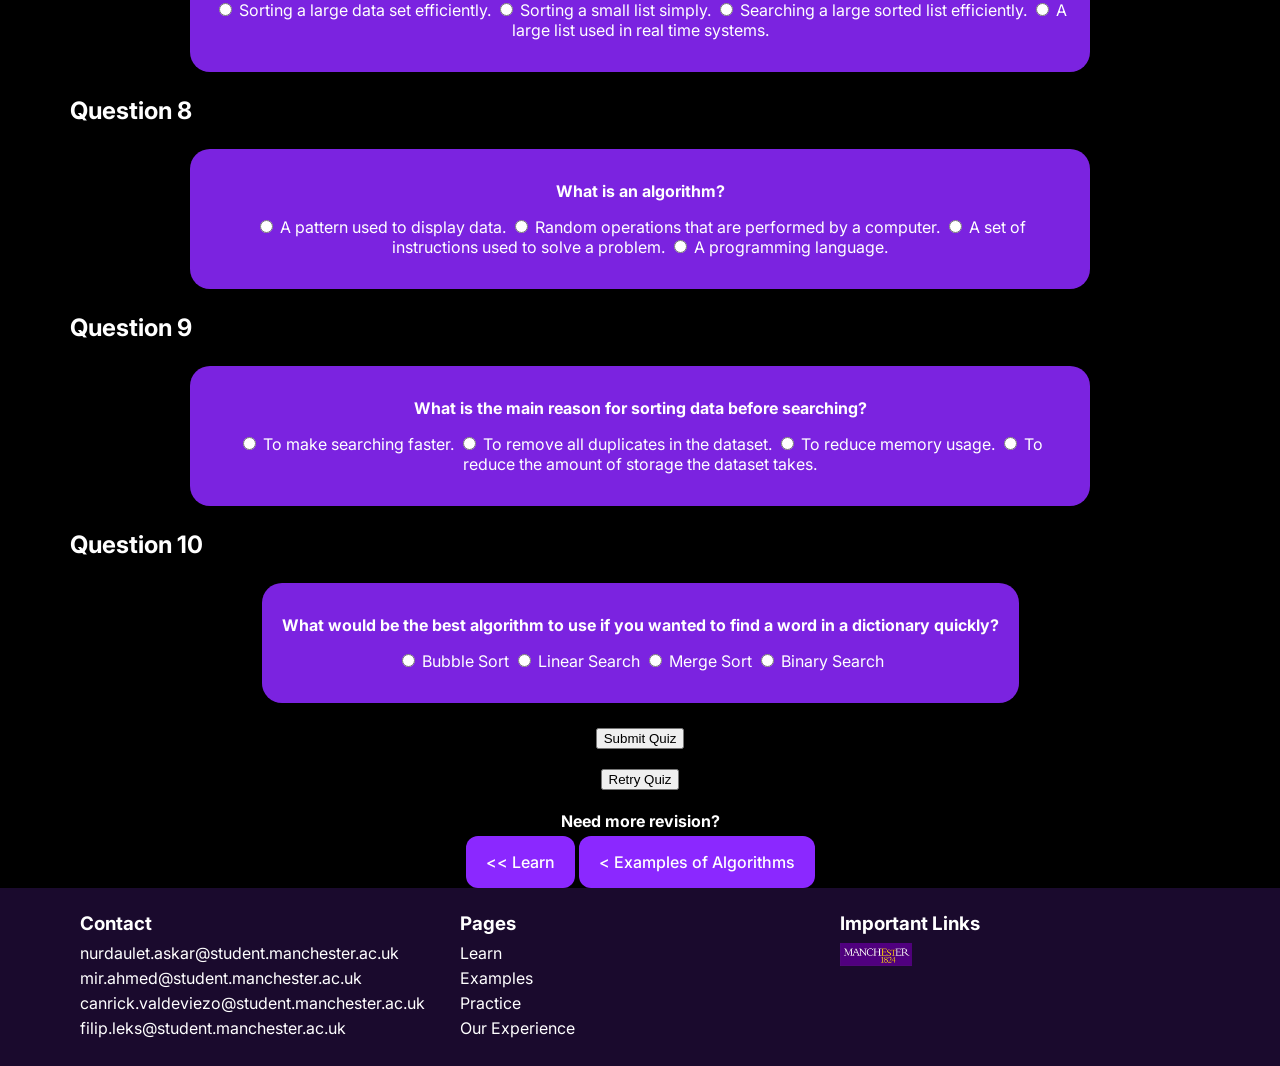
<file: Practice.html>
<!DOCTYPE html>
<html lang="en">
<head>
    <meta charset="UTF-8">
    <meta name="viewport" content="width=device-width, initial-scale=1.0">
    <title>Compsci10 - Practice</title>
    <link rel="stylesheet" href="styles/style.css">
    <link rel="preconnect" href="https://fonts.googleapis.com">
    <link href="https://fonts.googleapis.com/css2?family=Inter:wght@300;400;500;700;900&display=swap" rel="stylesheet">
    <link rel="icon" type="image/svg+xml" href="photos/UoM.svg">
</head>
<body>

    <nav class="navbar">
        <div class="nav-left">
            <a href="/index">
                <img class="brand-logo" src="photos/brand-logo.svg" data-icon-dark="photos/brand-logo.svg" data-icon-light="photos/brand-logo Ligth.svg" alt="Home">
            </a>
        </div>

        <div class="nav-links">
            <a href="/Learn">
                <img src="photos/BookDark.png" data-icon-dark="photos/BookDark.png" data-icon-light="photos/BookLight.png" alt="Learn">
                <div class="learn-class">Learn</div>
            </a>
            <a href="/Examples">
                <img src="photos/BookmarkDark.png" data-icon-dark="photos/BookmarkDark.png" data-icon-light="photos/BookmarkLight.png" alt="Examples">
                <div class="examples-class">Examples</div>
            </a>
            <a href="/Practice">
                <img src="photos/LoaderDark.png" data-icon-dark="photos/LoaderDark.png" data-icon-light="photos/LoaderLight.png" alt="Practice">
                <div class="practice-class">Practice</div>
            </a>
            <a href="/Our-Experience">
                <img src="photos/SmileDark.png" data-icon-dark="photos/SmileDark.png" data-icon-light="photos/SmileLigt.png" alt="Our Experience">
                <div class="experience-class">Our Experience</div>
            </a>
        </div>

        <button class="theme-toggle" type="button" aria-label="Toggle light and dark mode">
            <svg class="icon-moon" viewBox="0 0 24 24" fill="none" xmlns="http://www.w3.org/2000/svg" aria-hidden="true">
                <path d="M20 15.5C18.8 16.1 17.5 16.4 16.2 16.4C11.5 16.4 7.6 12.5 7.6 7.8C7.6 6.5 7.9 5.2 8.5 4C5.2 5.3 3 8.4 3 12C3 16.4 6.6 20 11 20C14.6 20 17.7 17.8 20 15.5Z" stroke="currentColor" stroke-width="1.7" stroke-linecap="round" stroke-linejoin="round"/>
            </svg>
            <svg class="icon-sun" viewBox="0 0 24 24" fill="none" xmlns="http://www.w3.org/2000/svg" aria-hidden="true">
                <circle cx="12" cy="12" r="4" stroke="currentColor" stroke-width="1.7"/>
                <path d="M12 3V5.5M12 18.5V21M3 12H5.5M18.5 12H21M5.6 5.6L7.4 7.4M16.6 16.6L18.4 18.4M18.4 5.6L16.6 7.4M7.4 16.6L5.6 18.4" stroke="currentColor" stroke-width="1.7" stroke-linecap="round"/>
            </svg>
        </button>
    </nav>

    <main class="hero">
        <h1>Practice</h1>
        <h3>Please select an answer and click submit at the end.</h3>
            <h2>Question 1</h2>

    <div class="card question" data-correct="b"> <!--start of the questions, correct answer is b which i have set-->
        <p><strong>What algorithm starts by dividing the search interval in half?</strong></p>

        <label class="option">
            <input type="radio" name="q1" value="a">
            Linear Search
        </label>

        <label class="option">
            <input type="radio" name="q1" value="b">
            Binary Search
        </label>

        <label class="option">
            <input type="radio" name="q1" value="c">
            Bubble Sort
        </label>

        <label class="option">
            <input type="radio" name="q1" value="d">
            None of the Options
        </label>

        
        <p class="result"></p>
    </div>

    
            <h2>Question 2</h2>

    <div class="card question" data-correct="d"> 
        <p><strong>What algorithm swaps adjacent elements if the are in the wrong order?</strong></p>

        <label class="option">
            <input type="radio" name="q2" value="a">
            Merge Sort
        </label>

        <label class="option">
            <input type="radio" name="q2" value="b">
            Binary Search
        </label>

        <label class="option">
            <input type="radio" name="q2" value="c">
            Insertion Sort
        </label>

        <label class="option">
            <input type="radio" name="q2" value="d">
            Bubble Sort
        </label>

        <p class="result"></p>
    </div>
        
    <h2>Question 3</h2>

    <div class="card question" data-correct="b"> 
        <p><strong>What is the main disadvantage of linear search compared to binary search?</strong></p>

        <label class="option">
            <input type="radio" name="q3" value="a">
            It finds the element faster.
        </label>

        <label class="option">
            <input type="radio" name="q3" value="b">
            It is slower with large datasets.
        </label>

        <label class="option">
            <input type="radio" name="q3" value="c">
            It requires sorting.
        </label>

        <label class="option">
            <input type="radio" name="q3" value="d">
            It uses more memory.
        </label>

        <p class="result"></p>
    </div>

    <h2>Question 4</h2>

    <div class="card question" data-correct="a"> 
        <p><strong>What is the worst case time complexity of merge sort?</strong></p>

        <label class="option">
            <input type="radio" name="q4" value="a">
           O(n log n)
        </label>

        <label class="option">
            <input type="radio" name="q4" value="b">
            O(n)
        </label>

        <label class="option">
            <input type="radio" name="q4" value="c">
            O(n<sup>2</sup>)
        </label>

        <label class="option">
            <input type="radio" name="q4" value="d">
            O(log n)
        </label>

        <p class="result"></p>
    </div>


    <h2>Question 5</h2>

    <div class="card question" data-correct="c"> 
        <p><strong>What describes "time complexity" the best?</strong></p>

        <label class="option">
            <input type="radio" name="q5" value="a">
           The speed of the CPU.
        </label>

        <label class="option">
            <input type="radio" name="q5" value="b">
            The length of the code.
        </label>

        <label class="option">
            <input type="radio" name="q5" value="c">
            The time taken based on the input size.
        </label>

        <label class="option">
            <input type="radio" name="q5" value="d">
            A physical device used to test the speed of an algorithm.
        </label>

        <p class="result"></p>
    </div>

     <h2>Question 6</h2>

    <div class="card question" data-correct="d"> 
        <p><strong>What is the main idea behind "divide and conquer"?</strong></p>

        <label class="option">
            <input type="radio" name="q6" value="a">
            An algorithm to search for an element in a list.
        </label>

        <label class="option">
            <input type="radio" name="q6" value="b">
            Checking each element one by one.
        </label>

        <label class="option">
            <input type="radio" name="q6" value="c">
            Using multiple sorting algorithms at the same time to sort data faster.
        </label>

        <label class="option">
            <input type="radio" name="q6" value="d">
            Breaking a problem into smaller parts and solving them.
        </label>

        <p class="result"></p>
    </div>

    
            <h2>Question 7</h2>

    <div class="card question" data-correct="b"> 
        <p><strong>What scenario would best justify using bubble sort?</strong></p>

        <label class="option">
            <input type="radio" name="q7" value="a">
            Sorting a large data set efficiently.
        </label>

        <label class="option">
            <input type="radio" name="q7" value="b">
            Sorting a small list simply.
        </label>

        <label class="option">
            <input type="radio" name="q7" value="c">
            Searching a large sorted list efficiently. 
        </label>

        <label class="option">
            <input type="radio" name="q7" value="d">
            A large list used in real time systems.
        </label>

        <p class="result"></p>
    </div>
        
    <h2>Question 8</h2>

    <div class="card question" data-correct="c"> 
        <p><strong>What is an algorithm?</strong></p>

        <label class="option">
            <input type="radio" name="q8" value="a">
            A pattern used to display data.
        </label>

        <label class="option">
            <input type="radio" name="q8" value="b">
            Random operations that are performed by a computer.
        </label>

        <label class="option">
            <input type="radio" name="q8" value="c">
            A set of instructions used to solve a problem.
        </label>

        <label class="option">
            <input type="radio" name="q8" value="d">
            A programming language.
        </label>

        <p class="result"></p>
    </div>

    <h2>Question 9</h2>

    <div class="card question" data-correct="a"> 
        <p><strong>What is the main reason for sorting data before searching?</strong></p>

        <label class="option">
            <input type="radio" name="q9" value="a">
           To make searching faster.
        </label>

        <label class="option">
            <input type="radio" name="q9" value="b">
            To remove all duplicates in the dataset.
        </label>

        <label class="option">
            <input type="radio" name="q9" value="c">
            To reduce memory usage.
        </label>

        <label class="option">
            <input type="radio" name="q9" value="d">
            To reduce the amount of storage the dataset takes.
        </label>

        <p class="result"></p>
    </div>


    <h2>Question 10</h2>

    <div class="card question" data-correct="d"> 
        <p><strong>What would be the best algorithm to use if you wanted to find a word in a dictionary quickly?</strong></p>

        <label class="option">
            <input type="radio" name="q10" value="a">
           Bubble Sort
        </label>

        <label class="option">
            <input type="radio" name="q10" value="b">
            Linear Search
        </label>

        <label class="option">
            <input type="radio" name="q10" value="c">
            Merge Sort
        </label>

        <label class="option">
            <input type="radio" name="q10" value="d">
            Binary Search
        </label>

        <p class="result"></p>
        
    </div>
    <button class="submit">Submit Quiz</button>
    <h3 class="score"></h3>
    <button class="retry">Retry Quiz</button>

    <div class="learn-box">
        <h4>Need more revision?</h4>
        <a href="Learn.html" class="learn-button"> << Learn</a>
        <a href="examples.html" class="learn-button"> < Examples of Algorithms</a>
    </div>
    </main>

    <footer class="footer">
        <div class="footer-column">

            <h3>Contact</h3>
            <a href="mailto:nurdaulet.askar@student.manchester.ac.uk">nurdaulet.askar@student.manchester.ac.uk</a>
            <a href="mailto:mir.ahmed@student.manchester.ac.uk">mir.ahmed@student.manchester.ac.uk</a>
            <a href="mailto:canrick.valdeviezo@student.manchester.ac.uk">canrick.valdeviezo@student.manchester.ac.uk</a>
            <a href="mailto:filip.leks@student.manchester.ac.uk">filip.leks@student.manchester.ac.uk</a>
        </div>

        <div class="footer-column">
            <h3>Pages</h3>
            <a href="Learn.html">Learn</a>
            <a href="Examples.html">Examples</a>
            <a href="Practice.html">Practice</a>
            <a href="Our-Experience.html">Our Experience</a>
        </div>

        <div class="footer-column">
            <h3>Important Links</h3>
            <a href="https://www.manchester.ac.uk/study/undergraduate/courses/2026/12952/bsc-computer-science-with-an-integrated-foundation-year/" target="_blank" ><img src="photos\UodM.png" alt="University of Manchester" style="height: 20%; width: 20%;"></a>
        </div>
    </footer>

    
    <script src="scripts/theme-toggle.js"></script>
    <script src="scripts/practice.js"></script> <!--connects to the practice script that is used for the quiz questions-->
</body>
</html>
</file>
<file: styles/style.css>
*, *::before, *::after { box-sizing: border-box; }

:root {
    --navbar-height: 80px;
    --bg: #000000;
    --text: #ffffff;
    --navbar-bg: rgba(0, 0, 0, 0.62);
    --subtitle: #8B28FF;
    --card-bg: #8c28ffe0;
    --footer-bg: #1a0a2d;
    --link: #ffffff;
    --toggle-bg: rgba(255, 255, 255, 0.1);
    --toggle-border: rgba(255, 255, 255, 0.2);
}

html[data-theme="light"] {
    --bg: #f5f7fb;
    --text: #111320;
    --navbar-bg: rgba(255, 255, 255, 0.382);
    --subtitle: #5f19bc;
    --card-bg: #d9c4ff;
    --footer-bg: #e8e2f7;
    --link: #111320;
    --toggle-bg: rgba(17, 19, 32, 0.08);
    --toggle-border: rgba(17, 19, 32, 0.2);
}


html, body {
    margin: 0;
    padding: 0;
    overflow-x: hidden;
    scroll-behavior: smooth;
}

body {
    font-family: 'Inter', sans-serif;
    background-color: var(--bg);
    color: var(--text);
    min-height: 100vh;
    display: flex;
    flex-direction: column;
    padding-top: var(--navbar-height);
}


.hero,
.learn-description {
    width: min(1200px, calc(100% - 2rem));
    margin-inline: auto;
}

.navbar,
.footer {
    width: 100%;
    border-radius: 0;
}


.navbar {
    background-color: var(--navbar-bg);
    backdrop-filter: blur(10px);
    color: var(--text);
    position: fixed;
    top: 0; left: 0; right: 0;
    z-index: 1000;
    display: flex;
    align-items: center;
    justify-content: space-between;
    gap: 6rem;
    padding: 0.75rem 5rem;
}

.nav-left a {
    display: inline-flex;
    align-items: center;
}

.brand-logo {
    display: block;
    width: auto;
    height: clamp(28px, 4vw, 42px);
}

.nav-links {
    display: flex;
    align-items: center;
    gap: clamp(0.75rem, 2vw, 2rem);
    flex-wrap: wrap;
    justify-content: flex-end;
}

.nav-links a {
    color: var(--link);
    text-decoration: none;
    font-weight: 500;
    display: inline-flex;
    align-items: center;
    gap: 0.45rem;
    white-space: nowrap;
}

.nav-links a img {
    width: 20px;
    height: 20px;
}


.theme-toggle {
    width: 40px;
    height: 40px;
    border: 1px solid var(--toggle-border);
    border-radius: 999px;
    background: var(--toggle-bg);
    color: var(--text);
    display: inline-flex;
    align-items: center;
    justify-content: center;
    cursor: pointer;
    transition: background-color 0.2s ease, transform 0.2s ease;
}

.theme-toggle:hover { transform: translateY(-1px); }

.theme-toggle svg { width: 20px; height: 20px; }

.theme-toggle .icon-sun { display: none; }

html[data-theme="light"] .theme-toggle .icon-moon { display: none; }
html[data-theme="light"] .theme-toggle .icon-sun { display: block; }


.hero {
    text-align: center;
    margin-top: 2rem;
    padding-bottom: 1rem;
}

.hero h1 {
    font-size: clamp(2rem, 5vw, 3.75rem);
    margin: 0.5rem 0;
}

.hero h2 {
    text-align: left;
    padding-left: 2.5%;
}

.subtitle {
    color: var(--subtitle);
    font-weight: 600;
}

.left-text {
    text-align: left;
    padding-left: 2.5%;
}


.card,
.learn-description {
    width: fit-content;
    max-width: min(100%, 900px);
    background-color: var(--card-bg);
    border-radius: 20px;
    margin: 1.5rem auto;
    color: var(--text);
    padding: 1rem 1.25rem;
}

.learn-text h1 { margin: 0 0 1rem 0; }

.home-intro-row {
    width: min(100%, 1100px);
    margin: 1.5rem auto;
    display: grid;
    grid-template-columns: 1fr 1fr;
    gap: 1.25rem;
    align-items: stretch;
}

.home-banner-wrap {
    border-radius: 20px;
    overflow: hidden;
    min-height: 320px;
}

.home-banner-image {
    width: 100%;
    height: 100%;
    object-fit: cover;
    display: block;
}

.learn-description.home-cover-box {
    width: 100%;
    max-width: none;
    margin: 0;
}

.step {
    background: var(--card-bg);
    padding: 10px;
    border-left: 4px solid rgb(0, 0, 0);
    border-right: 4px solid rgb(0, 0, 0);
    margin: 10px 0;
    border-radius: 10px;
}


.footer {
    margin-top: auto;
    background-color: var(--footer-bg);
    color: var(--text);
    display: flex;
    justify-content: space-between;
    gap: 1.25rem;
    flex-wrap: wrap;
    padding: 1.5rem 5rem;
}

.footer-column {
    flex: 1 1 220px;
    min-width: 200px;
}

.footer-column h3 { margin: 0 0 0.5rem 0; }

.footer-column p,
.footer-column a {
    margin: 0.3rem 0;
    color: var(--link);
    text-decoration: none;
    display: block;
    overflow-wrap: anywhere;
}

.footer-column img {
    width: 40px;
    height: 40px;
}
.card.quiz-question {
        width: 100%;
        max-width: 700px;
        margin: 20px auto;
    }
.algo-dropdown {
  max-width: min(100%, 900px);
  margin: 1rem auto;
  background: var(--card-bg);
  border: 1px solid rgba(127, 127, 127, 0.25);
  border-radius: 12px;
  overflow: hidden;
  text-align: left;
}

.algo-dropdown summary {
  cursor: pointer;
  list-style: none;
  padding: 0.9rem 1rem;
  font-weight: 700;
  user-select: none;
}

.algo-dropdown summary::-webkit-details-marker {
  display: none;
}

.algo-dropdown summary::after {
  content: "▾";
  float: right;
  transition: transform 0.2s ease;
}

.algo-dropdown[open] summary::after {
  transform: rotate(180deg);
}

.algo-dropdown > *:not(summary) {
  padding-left: 1rem;
  padding-right: 1rem;
}


.comparison-card {
    width: min(900px, 100%);
    max-width: 100%;
}

.card a {
    color: var(--text);
    text-decoration: none;
    font-weight: bolder;
}

.comparison-card table {
    width: 100%;
    border-collapse: collapse;
    text-align: left;
}

.comparison-card thead tr {
    border-bottom: 2px solid var(--text);
}

.comparison-card th,
.comparison-card td {
    padding: 8px 12px;
}

.comparison-card tbody tr {
    border-bottom: 1px solid rgba(0, 0, 0, 0.15);
}

.comparison-card tbody tr:last-child {
    border-bottom: none;
}


.learnbox {
    width: fit-content;
    max-width: min(100%, 900px);
    background-color: var(--card-bg);
    border-radius: 20px;
    margin: 1.5rem auto;
    color: var(--text);
    padding: 1rem 1.25rem;
}

.learn-button {
    background-color: var(--subtitle);
    color: white;
    display: inline;
    padding: 1rem 1.25rem;
    text-decoration: none;
    border-radius: 12px;
    font-weight: 500;
}


@media (max-width: 1024px) {
    .navbar {
        padding: 0.75rem 2.5rem;
        gap: 2rem;
    }

    .footer {
        padding: 1.5rem 2.5rem;
    }
}

@media (max-width: 768px) {
    :root { --navbar-height: 120px; }

    .navbar {
        padding: 0.75rem 1.25rem;
        gap: 0.5rem;
        align-items: flex-start;
    }

    .brand-logo { height: 30px; }

    .nav-links {
        width: 100%;
        justify-content: flex-start;
        gap: 0.75rem 1rem;
    }

    .theme-toggle { margin-left: auto; }

    .nav-links a { font-size: 0.95rem; }

    .hero { margin-top: 1.25rem; }

    .home-intro-row {
        grid-template-columns: 1fr;
    }

    .home-banner-wrap {
        min-height: 220px;
    }

    .card,
    .learn-description { border-radius: 14px; }

    .footer {
        padding: 1.25rem 1.25rem;
        flex-direction: column;
        gap: 1rem;
    }

    .footer-column {
        min-width: unset;
        flex: 1 1 auto;
    }
}
@media (max-width: 480px) {
    :root { --navbar-height: 130px; }

    .navbar { padding: 0.75rem 1rem; }

    .nav-links a { font-size: 0.875rem; }

    .card,
    .learn-description,
    .learnbox {
        padding: 0.75rem 1rem;
        border-radius: 12px;
    }

    .footer { padding: 1rem; }
}
</file>
